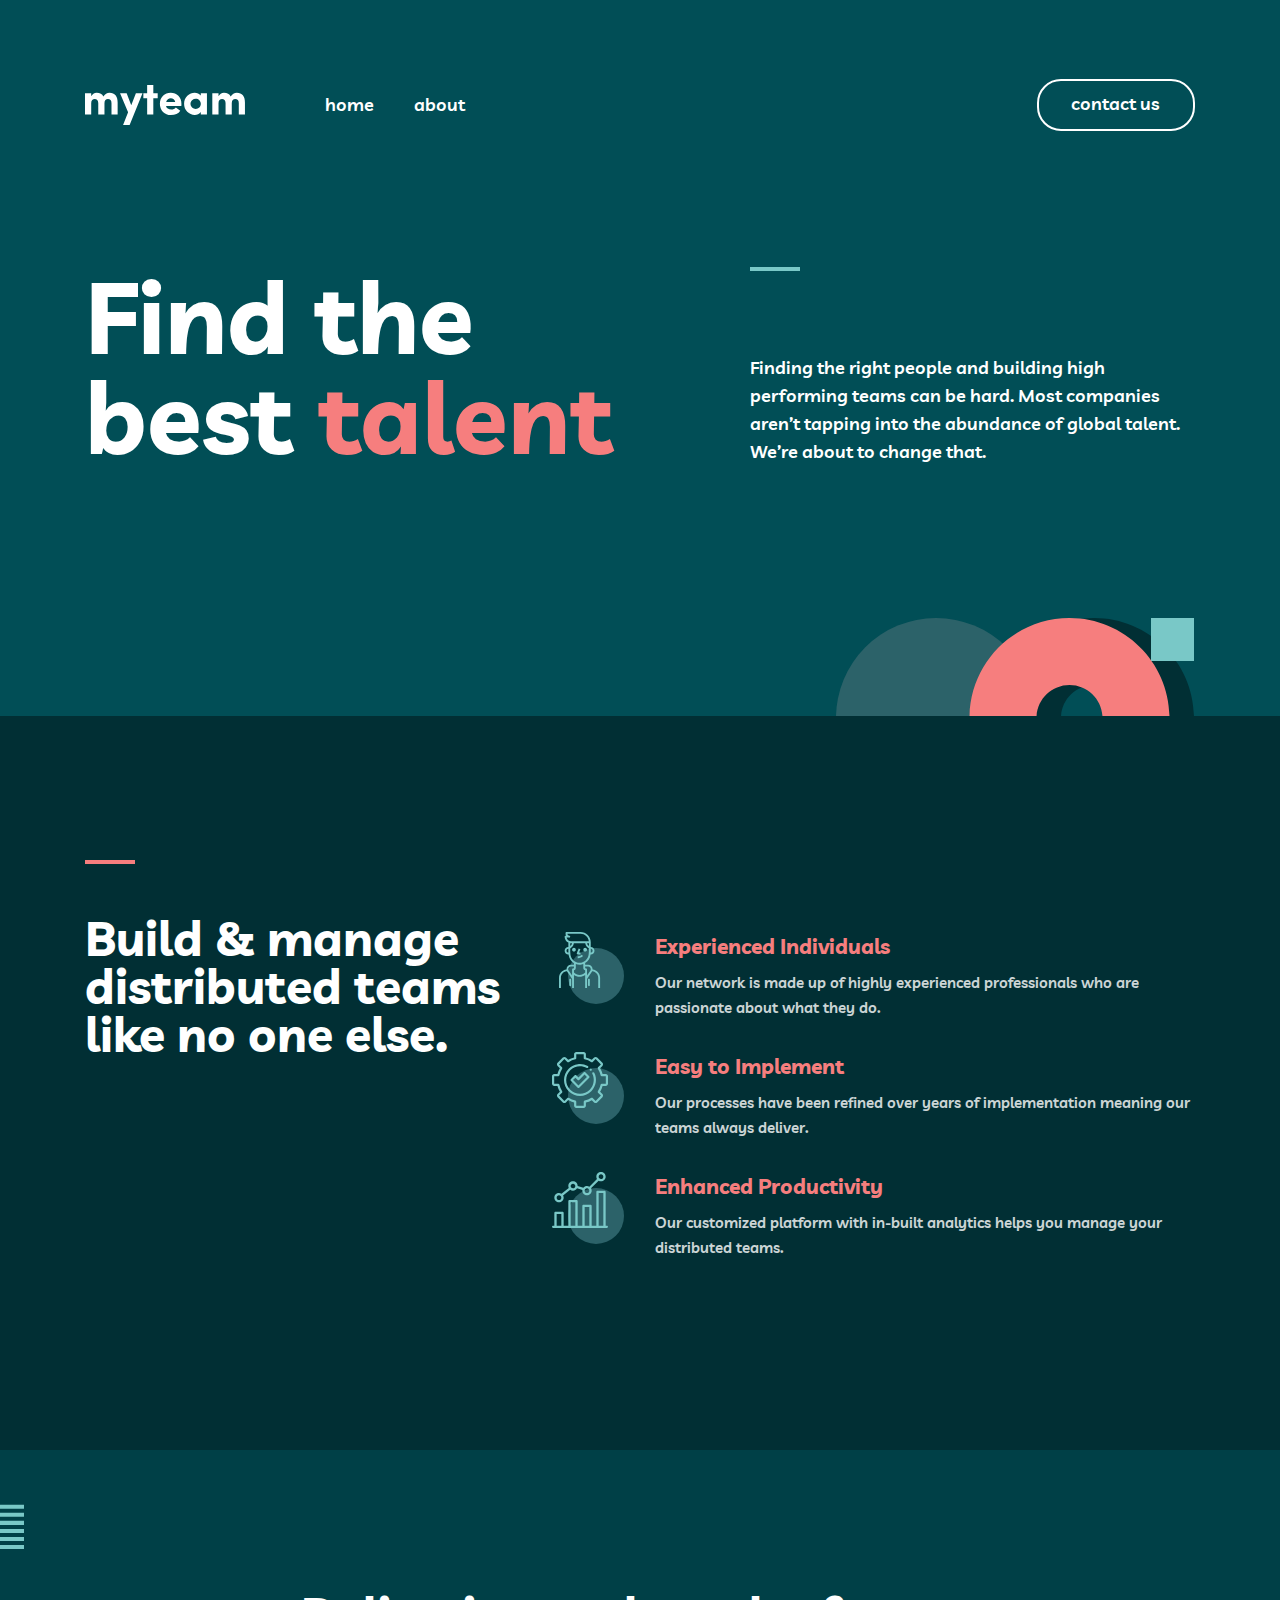
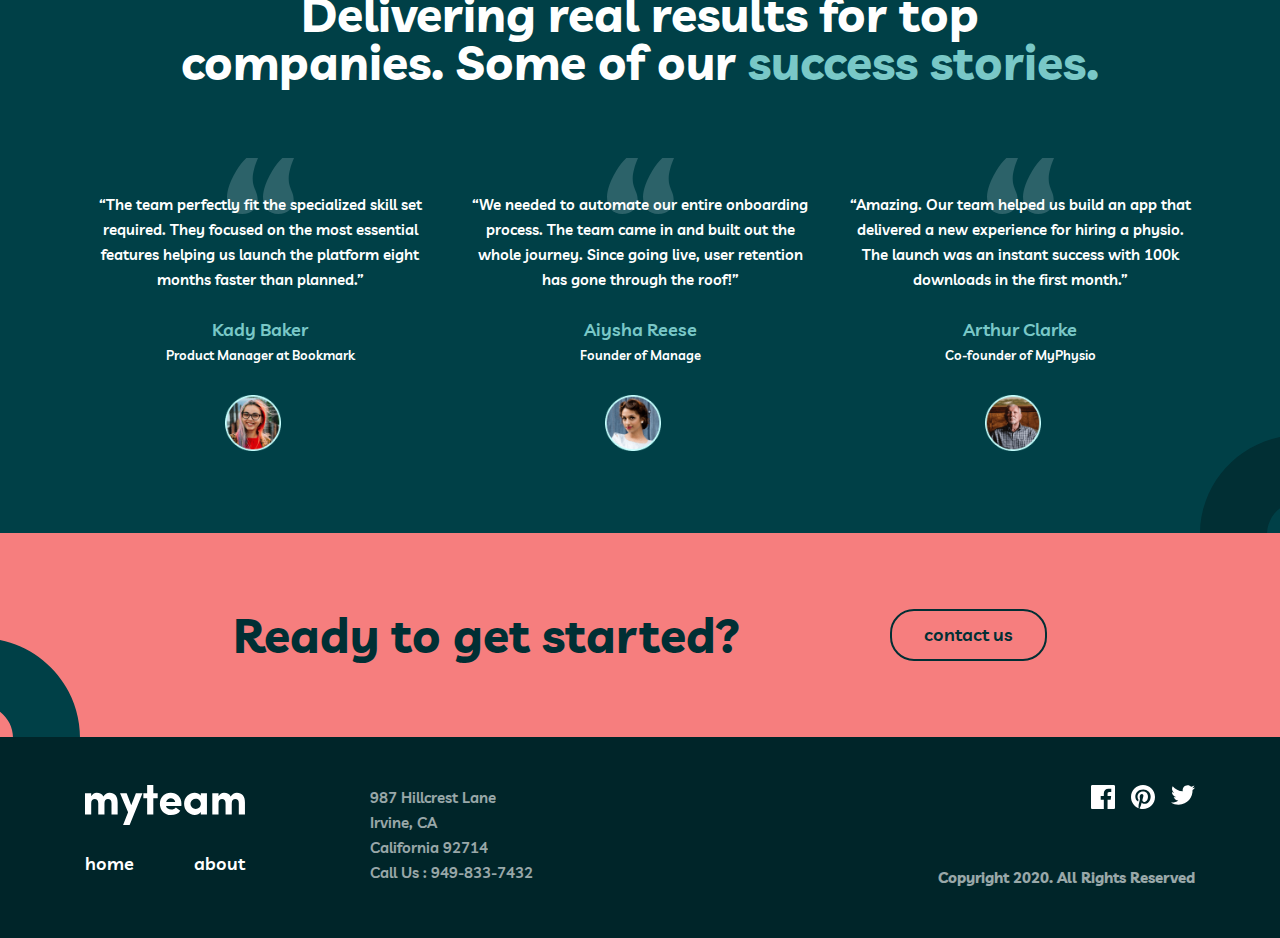
<file: index.html>
<!DOCTYPE html>
<html lang="en">

<head>
  <meta charset="UTF-8">
  <meta http-equiv="X-UA-Compatible" content="IE=edge">
  <meta name="viewport" content="width=device-width, initial-scale=1.0">
  <title>MyTeam</title>
  <!-- <link rel="stylesheet" href="./css/normalize.css"> -->
  <link rel="stylesheet" href="./css/main.css">
  <!-- <link rel="stylesheet" href="./css/main.min.css"> -->
</head>

<body>


  <!-- Start Header Section -->

  <header id="site-header">
    <div class="container">
      <div class="header-part">
        <a href="./index.html">
          <img src="./images/myteam.svg" width="160" height="40" alt="Our Brand's Logo">
        </a>
        <nav class="site-nav">
          <ul class="site-nav__list">
            <li class="site-nav__item">
              <a class="site-nav__link" href="./index.html">home</a>
            </li>
            <li class="site-nav__item">
              <a class="site-nav__link" href="./about.html">about</a>
            </li>
          </ul>
        </nav>
        <a href="tel:+"></a>
        <a class="header-contact-link" href="tel:+9498337432">contact us</a>
      </div>
    </div>
  </header>

  <!-- End of Header Section -->


  <!-- Start Main Section -->
  <main id="site-main">
    <!-- Start Hero Section -->
    <section id="hero">
      <div class="container">
        <div class="hero-part">
          <div class="hero-part__title-box">
            <h1 class="hero-part__title">Find the best <span>talent</span></h1>
          </div>
          <div class="hero-part__text-box">
            <p class="hero-part__text">Finding the right people and building high performing teams can be
              hard. Most
              companies aren’t tapping into the abundance of global talent. We’re about to change that.
            </p>
          </div>
        </div>
      </div>
    </section>
    <!-- End of Hero Section -->
    <!-- start build section -->
    <section class="build-section-bg-color">
      <div class="container">
        <div class="build-section-box">
          <div class="build-section-box__left-box left-box">
            <h2 class="left-box__h2">
              Build & manage distributed teams like no one else.
            </h2>
          </div>
          <ul class="right-list">
            <li class="right-list__items r-l-items">
              <div>
                <h3 class="r-l-items__h3">
                  Experienced Individuals
                </h3>
                <p class="r-l-items__p">
                  Our network is made up of highly experienced professionals who are passionate about what they do.
                </p>
              </div>
            </li>
            <li class="right-list__items r-l-items">
              <div>
                <h3 class="r-l-items__h3">
                  Easy to Implement
                </h3>
                <p class="r-l-items__p">
                  Our processes have been refined over years of implementation meaning our teams always deliver.
                </p>
              </div>
            </li>
            <li class="right-list__items r-l-items">
              <div>
                <h3 class="r-l-items__h3">
                  Enhanced Productivity
                </h3>
                <p class="r-l-items__p">
                  Our customized platform with in-built analytics helps you manage your distributed teams.
                </p>
              </div>
            </li>
          </ul>
        </div>
      </div>
    </section>
    <!-- end build section -->

    <!-- Start Delivery Section -->
    <section id="delivery">
      <div class="container">
        <div class="delivery-part">
          <div class="delivery-part__title-box">
            <h2 class="delivery-part__title">Delivering real results for top companies. Some of our <span>success
                stories.</span></h2>
          </div>
          <ul class="delivery-part__list">
            <li class="delivery-part__item delivery-item">
              <div class="delivery-item__text-box">
                <p class="delivery-item__text">
                  “The team perfectly fit the specialized skill set required. They focused on the most essential
                  features
                  helping us launch the platform eight months faster than planned.”
                </p>
                <p class="delivery-iten-naming">Kady Baker</p>
                <p class="delivery-item__work-info">Product Manager at Bookmark</p>
              </div>
            </li>
            <li class="delivery-part__item delivery-item">
              <p class="delivery-item__text">
                “We needed to automate our entire onboarding process. The team came in and built out the whole journey.
                Since going live, user retention has gone through the roof!”
              </p>
              <p class="delivery-iten-naming">Aiysha Reese</p>
              <p class="delivery-item__work-info">Founder of Manage</p>
            </li>
            <li class="delivery-part__item delivery-item">
              <p class="delivery-item__text">
                “Amazing. Our team helped us build an app that delivered a new experience for hiring a physio. The
                launch was an instant success with 100k downloads in the first month.”
              </p>
              <p class="delivery-iten-naming">Arthur Clarke</p>
              <p class="delivery-item__work-info">Co-founder of MyPhysio</p>
            </li>

          </ul>
        </div>
      </div>
    </section>
    <!-- End of Delivery Section -->
    <!-- start article part -->
    <article class="last-s-article-box">
      <div class="container">
        <div class="article-h2andlink-box">
          <h2 class="article-h2andlink-box__h2">
            Ready to get started?
          </h2>
          <a class="article-h2andlink-box__link" href="./contact.html">
            contact us
          </a>
        </div>
      </div>
    </article>
    <!-- end article part -->

  </main>

  <!-- End of Main Section -->

  <!-- Start Footer Section -->
  <footer class="footer-intro">
    <div class="container">
      <div class="footer-box">
        <div class="footer-box__logo-and-links">
          <a href="index.html">
            <img src="./images/logo-footer.svg" width="160" height="40" alt="footer logo link">
          </a>
          <ul class="footer-box__links-list">
            <li>
              <a class="footer-box__links" href="index.html">
                home
              </a>
            </li>
            <li>
              <a class="footer-box__links" href="./about.html">
                about
              </a>
            </li>
          </ul>
        </div>
        <div class="footer-box-middle-things foot-middle-things">
          <address>
            <p class="foot-middle-things__info">
              987 Hillcrest Lane
            </p>
            <p class="foot-middle-things__info">
              Irvine, CA
            </p>
            <p class="foot-middle-things__info">
              California 92714
            </p>
          </address>
          <a class="foot-middle-things__info" href="tel:9498337432">
            Call Us : 949-833-7432
          </a>
        </div>
        <div class="footer-box__iconsandp">
          <ul class="footer-box__social-icons-list">
            <li class="footer-box__social-icons-item">
              <a class="footer-box__icons-link" href="#">
                <svg width="24" height="24" viewBox="0 0 24 24" fill="CurrentColor" xmlns="http://www.w3.org/2000/svg">
                  <path
                    d="M22.675 0H1.325C0.593 0 0 0.593 0 1.325V22.676C0 23.407 0.593 24 1.325 24H12.82V14.706H9.692V11.084H12.82V8.413C12.82 5.313 14.713 3.625 17.479 3.625C18.804 3.625 19.942 3.724 20.274 3.768V7.008L18.356 7.009C16.852 7.009 16.561 7.724 16.561 8.772V11.085H20.148L19.681 14.707H16.561V24H22.677C23.407 24 24 23.407 24 22.675V1.325C24 0.593 23.407 0 22.675 0Z"
                    fill="CurrentColor" />
                </svg>
              </a>
            </li>
            <li class="footer-box__social-icons-item">
              <a class="footer-box__icons-link" href="#">
                <svg width="24" height="24" viewBox="0 0 24 24" fill="CurrentColor" xmlns="http://www.w3.org/2000/svg">
                  <path id="Path"
                    d="M12 0C5.373 0 0 5.372 0 12C0 17.084 3.163 21.426 7.627 23.174C7.522 22.225 7.427 20.769 7.669 19.733C7.887 18.796 9.076 13.768 9.076 13.768C9.076 13.768 8.717 13.049 8.717 11.986C8.717 10.318 9.684 9.072 10.888 9.072C11.911 9.072 12.406 9.841 12.406 10.762C12.406 11.791 11.751 13.33 11.412 14.757C11.129 15.951 12.011 16.926 13.189 16.926C15.322 16.926 16.961 14.677 16.961 11.431C16.961 8.558 14.897 6.549 11.949 6.549C8.535 6.549 6.531 9.11 6.531 11.756C6.531 12.787 6.928 13.894 7.424 14.494C7.522 14.613 7.536 14.718 7.507 14.839L7.174 16.199C7.121 16.419 7 16.466 6.772 16.36C5.273 15.662 4.336 13.471 4.336 11.711C4.336 7.926 7.086 4.449 12.265 4.449C16.428 4.449 19.663 7.416 19.663 11.38C19.663 15.516 17.056 18.844 13.436 18.844C12.22 18.844 11.077 18.213 10.686 17.466L9.938 20.319C9.667 21.362 8.936 22.669 8.446 23.465C9.57 23.812 10.763 24 12 24C18.627 24 24 18.627 24 12C24 5.372 18.627 0 12 0Z"
                    fill="CurrentColor" />
                </svg>
              </a>
            </li>
            <li class="footer-box__social-icons-item">
              <a class="footer-box__icons-link" href="#">
                <svg width="24" height="20" viewBox="0 0 24 20" fill="CurrentColor" xmlns="http://www.w3.org/2000/svg">
                  <path id="l"
                    d="M24 2.55699C23.117 2.94899 22.168 3.21299 21.172 3.33199C22.189 2.72299 22.97 1.75799 23.337 0.607986C22.386 1.17199 21.332 1.58199 20.21 1.80299C19.313 0.845986 18.032 0.247986 16.616 0.247986C13.437 0.247986 11.101 3.21399 11.819 6.29299C7.728 6.08799 4.1 4.12799 1.671 1.14899C0.381 3.36199 1.002 6.25699 3.194 7.72299C2.388 7.69699 1.628 7.47599 0.965 7.10699C0.911 9.38799 2.546 11.522 4.914 11.997C4.221 12.185 3.462 12.229 2.69 12.081C3.316 14.037 5.134 15.46 7.29 15.5C5.22 17.123 2.612 17.848 0 17.54C2.179 18.937 4.768 19.752 7.548 19.752C16.69 19.752 21.855 12.031 21.543 5.10599C22.505 4.41099 23.34 3.54399 24 2.55699Z"
                    fill="CurrentColor" />
                </svg>
              </a>
            </li>
          </ul>
          <div class="footer-box__social-icons">
          </div>
          <strong class="footer-box__icons-p">
            Copyright 2020. All Rights Reserved
          </strong>
        </div>
      </div>
    </div>
  </footer>
  <!-- End of Footer Section-->

</body>

</html>
</file>
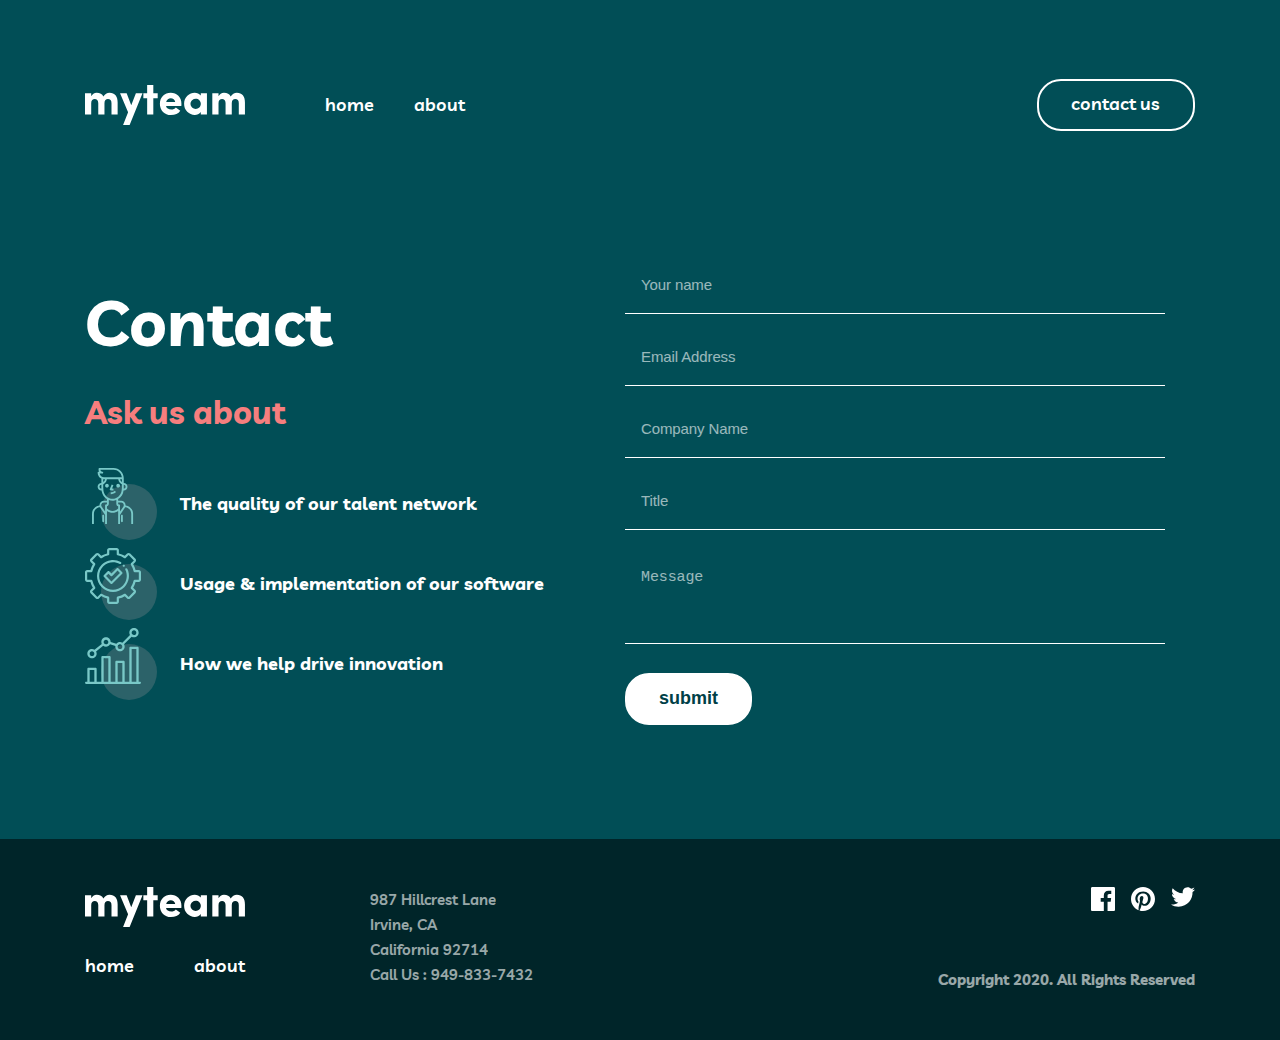
<file: contact.html>
<!DOCTYPE html>
<html lang="en">

<head>
    <meta charset="UTF-8">
    <meta http-equiv="X-UA-Compatible" content="IE=edge">
    <meta name="viewport" content="width=device-width, initial-scale=1.0">
    <title>Myteam/Contact</title>
    <!-- <link rel="stylesheet" href="./css/normalize.css"> -->
    <link rel="stylesheet" href="./css/main.css">
    <!-- <link rel="stylesheet" href="./css/main.min.css"> -->
</head>

<body>

    <!-- Start Header Section -->

    <header id="site-header">
        <div class="container">
            <div class="header-part">
                <a href="./index.html">
                    <img src="./images/myteam.svg" width="160" height="40" alt="Our Brand's Logo">
                </a>
                <nav class="site-nav">
                    <ul class="site-nav__list">
                        <li class="site-nav__item">
                            <a class="site-nav__link" href="./index.html">home</a>
                        </li>
                        <li class="site-nav__item">
                            <a class="site-nav__link" href="./about.html">about</a>
                        </li>
                    </ul>
                </nav>
                <a class="header-contact-link" href="tel:+9498337432">contact us</a>
            </div>
        </div>
    </header>

    <!-- End of Header Section -->

    <!-- Start Main Section -->
    <main>
        <section id="contact">
            <div class="container">
                <div class="contact-part">
                    <div class="contact-part__box contact-info">
                        <h2 class="contact-info__title">Contact</h2>
                        <h3 class="contact-info__text-box-title">Ask us about</h3>
                        <ul class="contact-info__list">
                            <li class="contact-info__item">
                                The quality of our talent network
                            </li>
                            <li class="contact-info__item">
                                Usage & implementation of our software
                            </li>
                            <li class="contact-info__item">
                                How we help drive innovation
                            </li>
                        </ul>
                    </div>
                    <div class="contact-part__form-box contact-form-box">
                        <form action="https://echo.htmlacademy.ru/courses" class="contact-form-box__form"
                            autocomplete="off" method="POST">
                            <label class="contact-form-box__label">
                                <input class="contact-form-box__input" type="text" name="person_name"
                                    aria-label="Your name" placeholder="Your name" minlength="4" required>
                                <span class="contact-form-box__error">This field is required</span>
                            </label>
                            <label class="contact-form-box__label">
                                <input class="contact-form-box__input" type="email" name="person_emain-address"
                                    aria-label="Email Address" minlength="4" placeholder="Email Address" required>
                                <span class="contact-form-box__error">This field is required</span>
                            </label>
                            <label class="contact-form-box__label">
                                <input class="contact-form-box__input" type="text" name="company_name"
                                    aria-label="Company Name" minlength="4" placeholder="Company Name" required>
                                <span class="contact-form-box__error">This field is required</span>
                            </label>
                            <label class="contact-form-box__label">
                                <input class="contact-form-box__input" type="text" name="person_title"
                                    aria-label="Title" minlength="4" placeholder="Title" required>
                                <span class="contact-form-box__error">This field is required</span>
                            </label>
                            <textarea class="contact-form-box__message" name="person_message" placeholder="Message"
                                cols="30" rows="10"></textarea>
                            <button class="contact-form-box__btn" type="submit">submit</button>
                        </form>
                    </div>
                </div>
            </div>
        </section>
    </main>
    <!-- End of Main Section -->



    <!-- Start Footer Section -->
    <footer class="footer-intro">
        <div class="container">
            <div class="footer-box">
                <div class="footer-box__logo-and-links">
                    <a href="index.html">
                        <img src="./images/logo-footer.svg" width="160" height="40" alt="footer logo link">
                    </a>
                    <ul class="footer-box__links-list">
                        <li>
                            <a class="footer-box__links" href="index.html">
                                home
                            </a>
                        </li>
                        <li>
                            <a class="footer-box__links" href="./about.html">
                                about
                            </a>
                        </li>
                    </ul>
                </div>
                <div class="footer-box-middle-things foot-middle-things">
                    <address>
                        <p class="foot-middle-things__info">
                            987 Hillcrest Lane
                        </p>
                        <p class="foot-middle-things__info">
                            Irvine, CA
                        </p>
                        <p class="foot-middle-things__info">
                            California 92714
                        </p>
                    </address>
                    <a class="foot-middle-things__info" href="tel:9498337432">
                        Call Us : 949-833-7432
                    </a>
                </div>
                <div class="footer-box__iconsandp">
                    <ul class="footer-box__social-icons-list">
                        <li class="footer-box__social-icons-item">
                            <a class="footer-box__icons-link" href="#">
                                <svg width="24" height="24" viewBox="0 0 24 24" fill="CurrentColor"
                                    xmlns="http://www.w3.org/2000/svg">
                                    <path
                                        d="M22.675 0H1.325C0.593 0 0 0.593 0 1.325V22.676C0 23.407 0.593 24 1.325 24H12.82V14.706H9.692V11.084H12.82V8.413C12.82 5.313 14.713 3.625 17.479 3.625C18.804 3.625 19.942 3.724 20.274 3.768V7.008L18.356 7.009C16.852 7.009 16.561 7.724 16.561 8.772V11.085H20.148L19.681 14.707H16.561V24H22.677C23.407 24 24 23.407 24 22.675V1.325C24 0.593 23.407 0 22.675 0Z"
                                        fill="CurrentColor" />
                                </svg>
                            </a>
                        </li>
                        <li class="footer-box__social-icons-item">
                            <a class="footer-box__icons-link" href="#">
                                <svg width="24" height="24" viewBox="0 0 24 24" fill="CurrentColor"
                                    xmlns="http://www.w3.org/2000/svg">
                                    <path id="Path"
                                        d="M12 0C5.373 0 0 5.372 0 12C0 17.084 3.163 21.426 7.627 23.174C7.522 22.225 7.427 20.769 7.669 19.733C7.887 18.796 9.076 13.768 9.076 13.768C9.076 13.768 8.717 13.049 8.717 11.986C8.717 10.318 9.684 9.072 10.888 9.072C11.911 9.072 12.406 9.841 12.406 10.762C12.406 11.791 11.751 13.33 11.412 14.757C11.129 15.951 12.011 16.926 13.189 16.926C15.322 16.926 16.961 14.677 16.961 11.431C16.961 8.558 14.897 6.549 11.949 6.549C8.535 6.549 6.531 9.11 6.531 11.756C6.531 12.787 6.928 13.894 7.424 14.494C7.522 14.613 7.536 14.718 7.507 14.839L7.174 16.199C7.121 16.419 7 16.466 6.772 16.36C5.273 15.662 4.336 13.471 4.336 11.711C4.336 7.926 7.086 4.449 12.265 4.449C16.428 4.449 19.663 7.416 19.663 11.38C19.663 15.516 17.056 18.844 13.436 18.844C12.22 18.844 11.077 18.213 10.686 17.466L9.938 20.319C9.667 21.362 8.936 22.669 8.446 23.465C9.57 23.812 10.763 24 12 24C18.627 24 24 18.627 24 12C24 5.372 18.627 0 12 0Z"
                                        fill="CurrentColor" />
                                </svg>
                            </a>
                        </li>
                        <li class="footer-box__social-icons-item">
                            <a class="footer-box__icons-link" href="#">
                                <svg width="24" height="20" viewBox="0 0 24 20" fill="CurrentColor"
                                    xmlns="http://www.w3.org/2000/svg">
                                    <path id="l"
                                        d="M24 2.55699C23.117 2.94899 22.168 3.21299 21.172 3.33199C22.189 2.72299 22.97 1.75799 23.337 0.607986C22.386 1.17199 21.332 1.58199 20.21 1.80299C19.313 0.845986 18.032 0.247986 16.616 0.247986C13.437 0.247986 11.101 3.21399 11.819 6.29299C7.728 6.08799 4.1 4.12799 1.671 1.14899C0.381 3.36199 1.002 6.25699 3.194 7.72299C2.388 7.69699 1.628 7.47599 0.965 7.10699C0.911 9.38799 2.546 11.522 4.914 11.997C4.221 12.185 3.462 12.229 2.69 12.081C3.316 14.037 5.134 15.46 7.29 15.5C5.22 17.123 2.612 17.848 0 17.54C2.179 18.937 4.768 19.752 7.548 19.752C16.69 19.752 21.855 12.031 21.543 5.10599C22.505 4.41099 23.34 3.54399 24 2.55699Z"
                                        fill="CurrentColor" />
                                </svg>
                            </a>
                        </li>
                    </ul>
                    <div class="footer-box__social-icons">
                    </div>
                    <strong class="footer-box__icons-p">
                        Copyright 2020. All Rights Reserved
                    </strong>
                </div>
            </div>
        </div>
    </footer>
    <!-- End of Footer Section-->

</body>

</html>
</file>
<file: css/main.css>
/* Variables */
:root {
  --main-text-color: #fff;
  --main--text-main-color: #F67E7E;
  --main-bg-color: #014E56;
  --main-bg-text-color: #012F34;
}

/* livvic-600 - latin */
@font-face {
  font-family: 'Livvic';
  font-style: normal;
  font-weight: 600;
  src: url('../fonts/livvic-v13-latin-600.woff2') format('woff2'),
    url('../fonts/livvic-v13-latin-600.woff') format('woff');
}

/* livvic-700 - latin */
@font-face {
  font-family: 'Livvic';
  font-style: normal;
  font-weight: 700;
  src: url('../fonts/livvic-v13-latin-700.woff2') format('woff2'),
    url('../fonts/livvic-v13-latin-700.woff') format('woff');
}

/* General */
* {
  -webkit-box-sizing: border-box;
  box-sizing: border-box;
}

html {
  height: 100%;
}

img {
  display: block;
  height: auto;
}

body {
  display: -webkit-box;
  display: -ms-flexbox;
  display: flex;
  -webkit-box-orient: vertical;
  -webkit-box-direction: normal;
  -ms-flex-direction: column;
  flex-direction: column;
  height: 100%;
  margin: 0;
  padding: 0;
  overflow-x: hidden;
  font-family: "Livvic", "Arial", sans-serif;
  font-size: 18px;
  font-weight: 600;
}

.visually-hidden {
  position: absolute;
  width: 1px;
  height: 1px;
  margin: -1px;
  padding: 0;
  border: 0;
  white-space: nowrap;
  -webkit-clip-path: inset(100%);
  clip-path: inset(100%);
  clip: rect(0 0 0 0);
  overflow: hidden;
}

/* Container */
.container {
  max-width: 1150px;
  margin: 0 auto;
  padding: 0 20px;
}

/* Sticky-Footer */
.site-main {
  -webkit-box-flex: 1;
  -ms-flex-positive: 1;
  flex-grow: 1;
}

/* Start Header Section */
#site-header {
  padding: 73px 0;
  background-color: var(--main-bg-color);
}

.header-part {
  display: -webkit-box;
  display: -ms-flexbox;
  display: flex;
  -webkit-box-align: center;
  -ms-flex-align: center;
  align-items: center;
}

.site-nav {
  margin: 0 auto 0 80px;
}

.site-nav__list {
  display: -webkit-box;
  display: -ms-flexbox;
  display: flex;
  -webkit-box-align: center;
  -ms-flex-align: center;
  align-items: center;
  padding: 0;
  list-style: none;
}

.site-nav__item:not(:last-child) {
  margin-right: 40px;
}

.site-nav__link,
.header-contact-link {
  display: inline-block;
  line-height: 28px;
  color: var(--main-text-color);
  text-decoration: none;
  -webkit-transition: color .5s;
  -o-transition: color .5s;
  transition: color .5s;
}

.site-nav__link:hover {
  color: var(--main--text-main-color);
}

.header-contact-link {
  padding: 9px 33px 11px 32px;
  border: 2px solid var(--main-text-color);
  border-radius: 24px;
  -webkit-transition: all .5s;
  -o-transition: all .5s;
  transition: all .5s;
}

.header-contact-link:hover {
  color: #002529;
  background: var(--main-text-color);
}

/* End of Header Section */

/* Start Hero Section */
#hero {
  padding: 56px 0 250px 0;
  background-color: var(--main-bg-color);
  background-image: url("../images/Group\ 4.svg");
  background-repeat: no-repeat;
  background-position: calc(50% + 375px) calc(50% + 205px);
}

.hero-part {
  display: -webkit-box;
  display: -ms-flexbox;
  display: flex;
  -webkit-box-align: end;
  -ms-flex-align: end;
  align-items: flex-end;
  -webkit-box-pack: justify;
  -ms-flex-pack: justify;
  justify-content: space-between;
}

.hero-part__title-box {
  position: relative;
  width: 620px;
}

.hero-part__title-box::before {
  position: absolute;
  top: 0;
  left: -50%;
  width: 200px;
  height: 200px;
  background-image: url("../images/Group\ 8.svg");
  background-repeat: no-repeat;
  background-size: contain;
  content: '';
}

.hero-part__title {
  margin: 0;
  font-weight: 700;
  font-size: 100px;
  line-height: 100px;
  color: var(--main-text-color);
}

.hero-part__title span {
  color: var(--main--text-main-color);
}

.hero-part__text-box {
  width: 445px;
}

.hero-part__text-box::before {
  display: block;
  width: 50px;
  height: 4px;
  background-color: #79C8C7;
  content: '';
}

.hero-part__text {
  margin: 0;
  padding: 83px 0 0 0;
  line-height: 28px;
  color: var(--main-text-color);
}

/* End of Hero Section */
.build-section-bg-color {
  padding: 198px 0 140px 0;
  background-color: var(--main-bg-text-color);
}

.build-section-box {
  display: -webkit-box;
  display: -ms-flexbox;
  display: flex;
  -webkit-box-pack: justify;
  -ms-flex-pack: justify;
  justify-content: space-between;
}

.left-box {
  position: relative;
  width: 445px;
}

.left-box::before {
  position: absolute;
  top: -54px;
  left: 0;
  width: 50px;
  height: 4px;
  background-color: var(--main--text-main-color);
  ;
  content: "";
}

.left-box__h2 {
  margin: 0;
  font-weight: 700;
  font-size: 48px;
  line-height: 48px;
  color: var(--main-text-color);
}

.right-list {
  position: relative;
  padding-left: 0;
  list-style: none;
}

.right-list::after {
  position: absolute;
  top: 76.5%;
  right: -56%;
  width: 200px;
  height: 244px;
  background-image: url("../images/Group8.svg");
  background-repeat: no-repeat;
  content: "";
}

.right-list__items {
  position: relative;
  display: -webkit-box;
  display: -ms-flexbox;
  display: flex;
  width: 540px;
  margin-bottom: 32px;
}

.right-list__items::before {
  position: absolute;
  top: 0%;
  left: -19%;
  width: 72px;
  height: 72px;
  margin-right: 10px;
  background-image: url("../images/Group11.svg");
  background-repeat: no-repeat;
  content: "";
}

.right-list__items:nth-child(2)::before {
  background-image: url("../images/Group12.svg");
}

.right-list__items:nth-child(3)::before {
  background-image: url("../images/Group13.svg");
}

.r-l-items__h3 {
  margin: 0 0 10px 0;
  font-weight: 700;
  line-height: 28px;
  color: var(--main--text-main-color);
}

.r-l-items__p {
  margin: 0;
  font-size: 15px;
  line-height: 25px;
  color: var(--main-text-color);
  opacity: 0.8;
}

/* Start Delivery Section */
#delivery {
  padding: 140px 0 151px 0;
  background-color: #004047;
  background-image: url('../images/delivery-bg-img.svg'), url('../images/delivery-bg-img-2.svg');
  background-position: calc(50% - 690px) calc(50% - 293px), calc(50% + 660px) calc(50% + 293px);
  background-repeat: no-repeat;
}

.delivery-part__title-box {
  width: 932px;
  margin: 0 auto;
}

.delivery-part__title {
  margin: 0;
  font-weight: 700;
  font-size: 48px;
  line-height: 48px;
  text-align: center;
  color: var(--main-text-color);
}

.delivery-part__title span {
  color: #79C8C7;
}

.delivery-part__list {
  display: -webkit-box;
  display: -ms-flexbox;
  display: flex;
  -webkit-box-align: center;
  -ms-flex-align: center;
  align-items: center;
  -webkit-box-pack: justify;
  -ms-flex-pack: justify;
  justify-content: space-between;
  margin-top: 56px;
  padding: 0;
  list-style: none;
}

.delivery-item {
  position: relative;
  width: 350px;
  padding-top: 50px;
  background-image: url('../images/sign.svg');
  background-repeat: no-repeat;
  background-position: calc(50% + 0px) calc(50% - 67px);
  text-align: center;
}

.delivery-item::before {
  width: 67px;
  height: 56px;
  background-image: url('../images/sign.svg');
  background-repeat: no-repeat;
  content: '';
}

.delivery-item::after {
  position: absolute;
  bottom: -87px;
  left: 40%;
  width: 67px;
  height: 56px;
  background-image: url('../images/kady-baker.png');
  background-size: contain;
  background-repeat: no-repeat;
  content: '';
}

.delivery-item:nth-child(2):after {
  background-image: url('../images/aisha-reese.png');
}

.delivery-item:nth-child(3):after {
  background-image: url('../images/artur.png');
}

.delivery-item__text {
  margin: 0;
  font-size: 15px;
  line-height: 25px;
  color: var(--main-text-color);
}

.delivery-iten-naming {
  margin: 24px 0 2px 0;
  line-height: 28px;
  color: #79C8C7;
}

.delivery-item__work-info {
  margin: 0;
  font-size: 13px;
  line-height: 18px;
  color: var(--main-text-color);
}

/* End of Delivery Section */

/* start article part */
.last-s-article-box {
  padding: 76px 0;
  background-color: var(--main--text-main-color);
}

.article-h2andlink-box {
  position: relative;
  display: -webkit-box;
  display: -ms-flexbox;
  display: flex;
  -webkit-box-align: center;
  -ms-flex-align: center;
  align-items: center;
  -webkit-box-pack: space-evenly;
  -ms-flex-pack: space-evenly;
  justify-content: space-evenly;
}

.article-h2andlink-box::before {
  position: absolute;
  bottom: -340%;
  left: -18.5%;
  width: 200px;
  height: 244px;
  display: block;
  background-image: url("../images/Group8-article.svg");
  background-repeat: no-repeat;
  content: "";
}

.article-h2andlink-box__h2 {
  margin: 0;
  font-weight: 700;
  font-size: 48px;
  line-height: 48px;
  color: var(--main-bg-text-color);
}

.article-h2andlink-box__link {
  padding: 10px 32px;
  line-height: 28px;
  text-decoration: none;
  color: var(--main-bg-text-color);
  border: 2px solid var(--main-bg-text-color);
  border-radius: 24px;
}

.article-h2andlink-box__link:hover {
  color: var(--main-text-color);
  background-color: var(--main-bg-text-color);
}

/* end article part */
/* start footer part */
.footer-intro {
  position: relative;
  padding: 48px 0;
  background-color: #002529;
}

.footer-box {
  display: -webkit-box;
  display: -ms-flexbox;
  display: flex;
}

.footer-box__logo-and-links {
  display: -webkit-box;
  display: -ms-flexbox;
  display: flex;
  -webkit-box-orient: vertical;
  -webkit-box-direction: normal;
  -ms-flex-direction: column;
  flex-direction: column;
  width: 160px;
}

.footer-box__links-list {
  display: -webkit-box;
  display: -ms-flexbox;
  display: flex;
  -webkit-box-align: center;
  -ms-flex-align: center;
  align-items: center;
  -webkit-box-pack: justify;
  -ms-flex-pack: justify;
  justify-content: space-between;
  margin: 25px 0 0 0;
  padding-left: 0;
  list-style: none;
}

.footer-box__links {
  margin-top: 25px;
  text-decoration: none;
  line-height: 28px;
  color: var(--main-text-color);
}

.footer-box__links:hover {
  color: var(--main--text-main-color);
}

.footer-box-middle-things {
  margin-left: 125px;
}

.foot-middle-things__info {
  margin: 0;
  font-size: 15px;
  font-style: normal;
  line-height: 25px;
  color: var(--main-text-color);
  opacity: 0.6;
  text-decoration: none;
}

.footer-box__iconsandp {
  display: -webkit-box;
  display: -ms-flexbox;
  display: flex;
  -webkit-box-orient: vertical;
  -webkit-box-direction: normal;
  -ms-flex-direction: column;
  flex-direction: column;
  -webkit-box-align: end;
  -ms-flex-align: end;
  align-items: flex-end;
  margin-left: auto;
}

.footer-box__social-icons-list {
  display: -webkit-box;
  display: -ms-flexbox;
  display: flex;
  -webkit-box-pack: justify;
  -ms-flex-pack: justify;
  justify-content: space-between;
  width: 104px;
  margin: 0;
  padding: 0;
  list-style: none;
}

.footer-box__icons-link {
  color: var(--main-text-color);
}

.footer-box__icons-link:hover {
  color: var(--main--text-main-color);
}

.footer-box__icons-p {
  margin-top: 51px;
  font-size: 15px;
  line-height: 25px;
  text-align: right;
  color: var(--main-text-color);
  opacity: 0.6;
}

/* end footer part */

/* Start about-hero */

#about-hero {
  padding: 46px 0 272px 0;
  background-image: url(../images/Group\ 9.svg);
  background-repeat: no-repeat;
  background-position: calc(50% + 675px) calc(100% + 0px);
  background-color: var(--main-bg-color);
}

.about-hero-part {
  display: -webkit-box;
  display: -ms-flexbox;
  display: flex;
  -webkit-box-pack: justify;
  -ms-flex-pack: justify;
  justify-content: space-between;
  -webkit-box-align: start;
  -ms-flex-align: start;
  align-items: flex-start;
}

.about-hero-part__title-box {
  width: 350px;
}

.about-hero-part__title {
  margin: 0;
  font-style: normal;
  font-weight: 700;
  font-size: 64px;
  line-height: 100px;
  color: var(--main-text-color);
}

.about-hero-part__text-box {
  width: 732px;
  position: relative;
  height: 112px;
}

.about-hero-part__text-box::before {
  display: block;
  width: 50px;
  height: 4px;
  background-color: var(--main--text-main-color);
  content: '';
}

.about-hero-part__text-box::after {
  position: absolute;
  top: 164%;
  right: -42%;
  width: 200px;
  height: 200px;
  background-image: url('../images/about-bg-img.svg');
  background-size: contain;
  background-repeat: no-repeat;
  content: '';
}

.about-hero-part__text {
  margin: 0;
  padding-top: 40px;
  font-style: normal;
  line-height: 28px;
  color: var(--main-text-color);
}

/* End of About Hero Section  */

/* Start Director Part */
#director {
  padding: 140px 0 168px 0;
  background-color: #004047;
  background-image: url('../images/director-bg-img.svg'), url('../images/delivery-bg-img.svg');
  background-repeat: no-repeat;
  background-position: calc(50% - 759px) calc(50% - 408px), calc(50% + 686px) calc(50% + 458px);
}

.director-part__title-box {
  width: 920px;
  margin: 0 auto 64px auto;
}

.director-part__title {
  margin: 0;
  font-weight: 700;
  font-size: 48px;
  line-height: 48px;
  text-align: center;
  color: var(--main-text-color);
}

.director-part__list {
  display: -webkit-box;
  display: -ms-flexbox;
  display: flex;
  -webkit-box-align: center;
  -ms-flex-align: center;
  align-items: center;
  -webkit-box-pack: justify;
  -ms-flex-pack: justify;
  justify-content: space-between;
  -ms-flex-wrap: wrap;
  flex-wrap: wrap;
  margin: 0;
  padding: 0;
  list-style: none;
}

.director-item {
  position: relative;
  width: 350px;
  margin-right: 30px;
  background-color: var(--main-bg-text-color);
}

.director-item:nth-child(3),
.director-item:nth-child(6) {
  margin-right: 0;
}

.director-item:nth-child(4),
.director-item:nth-child(5),
.director-item:nth-child(6) {
  margin-top: 76px;
}

.director-item__main-page {
  display: block;
  padding: 32px 24px 63px;
  text-align: center;
}

.director-item--active .director-item__main-page {
  display: none;
}

.director-item__photo {
  margin: 0 auto;
}

.director-item__name {
  margin: 16px 0 0 0;
  font-weight: 700;
  font-size: 18px;
  line-height: 28px;
  color: #79C8C7;
}

.director-item__job {
  margin: 0;
  font-size: 15px;
  line-height: 25px;
  color: var(--main-text-color);
}

.director-item__info-page {
  display: none;
  padding: 37px 24px 63px;
  text-align: center;
}

.director-item--active .director-item__info-page {
  display: block;
}

.director-item__info-name {
  margin: 0 0 8px 0;
  font-weight: 700;
  line-height: 28px;
  color: #79C8C7;
}

.director-item__info-text-box {
  width: 254px;
  margin: 0 auto;
}

.director-item__info-text {
  margin: 0;
  font-size: 15px;
  line-height: 25px;
  color: var(--main-text-color);
}

.director-item__info-icons-list {
  display: -webkit-box;
  display: -ms-flexbox;
  display: flex;
  -webkit-box-align: center;
  -ms-flex-align: center;
  align-items: center;
  -webkit-box-pack: center;
  -ms-flex-pack: center;
  justify-content: center;
  margin-top: 24px;
  padding: 0;
  list-style: none;
}

.director-item__info-icons-item:not(:last-child) {
  margin-right: 16px;
}

.director-item__info-icon-link .director-item__info-icon path {
  -webkit-transition: fill .5s;
  -o-transition: fill .5s;
  transition: fill .5s;
}

.director-item__info-icon-link:hover .director-item__info-icon path {
  fill: var(--main--text-main-color);
}

.director-item__changer-btn {
  position: absolute;
  bottom: -11%;
  left: 42%;
  width: 56px;
  height: 56px;
  border: none;
  background-color: var(--main--text-main-color);
  border-radius: 50%;
  background-image: url('../images/icon-x.svg');
  background-repeat: no-repeat;
  background-position: center;
  cursor: pointer;
  -webkit-transition: all .5s;
  -o-transition: all .5s;
  transition: all .5s;
}

.director-item--active .director-item__changer-btn {
  -webkit-transform: rotate(45deg);
  -ms-transform: rotate(45deg);
  transform: rotate(45deg);
  background-color: #79C8C7;
}

/* End of Director Part */
/* start about us page's clients part */
.clients-part {
  padding: 140px 0;
  background-color: var(--main-bg-text-color);
}

.clients-bg {
  position: relative;
}

.clients-bg::before {
  position: absolute;
  top: -89%;
  left: -19%;
  display: block;
  width: 200px;
  height: 200px;
  background-image: url("../images/clients-bg.svg");
  background-repeat: no-repeat;
  content: "";
}

.clients-part__big-word {
  margin: 0 0 64px 0;
  font-weight: 700;
  font-size: 48px;
  line-height: 48px;
  text-align: center;
  color: var(--main-text-color);
}

.clients-part__clients-list {
  display: -webkit-box;
  display: -ms-flexbox;
  display: flex;
  -webkit-box-pack: justify;
  -ms-flex-pack: justify;
  justify-content: space-between;
  margin: 0;
  padding-left: 0;
  list-style: none;
}

/* end about us page's clients part */

/* ------ Start Contact Page ------ */

/* Start Contact hero Section */
#contact {
  padding: 62px 0 114px 0;
  background-color: var(--main-bg-color);
}

.contact-part {
  display: -webkit-box;
  display: -ms-flexbox;
  display: flex;
}

.contact-info {
  position: relative;
  width: 540px;
}

.contact-info::before {
  position: absolute;
  top: 0;
  left: -57%;
  width: 200px;
  height: 200px;
  background-image: url('../images/director-bg-img.svg');
  content: '';
}

.contact-info__title {
  margin: 0;
  font-weight: 700;
  font-size: 64px;
  line-height: 100px;
  color: var(--main-text-color);
}

.contact-info__text-box-title {
  margin: 16px 0 32px 0;
  font-weight: 700;
  font-size: 32px;
  line-height: 48px;
  color: var(--main--text-main-color);
}

.contact-info__list {
  margin: 0;
  padding: 0;
  list-style: none;
}

.contact-info__item {
  display: -webkit-box;
  display: -ms-flexbox;
  display: flex;
  -webkit-box-align: center;
  -ms-flex-align: center;
  align-items: center;
  font-weight: 700;
  font-size: 18px;
  line-height: 28px;
  color: var(--main-text-color);
  list-style: none;
}

.contact-info__item:not(:last-child) {
  margin-bottom: 8px;
}

.contact-info__item::before {
  width: 72px;
  height: 72px;
  margin-right: 23px;
  background-image: url('../images/Group11.svg');
  background-repeat: no-repeat;
  content: '';
}

.contact-info__item:nth-child(2):before {
  background-image: url('../images/Group12.svg');
}

.contact-info__item:nth-child(3):before {
  background-image: url('../images/Group13.svg');
}

.contact-form-box {
  position: relative;
  width: 540px;
}

.contact-form-box::after {
  content: '';
  position: absolute;
  bottom: -25%;
  right: -68%;
  background-image: url('../images/contact-bg.svg');
  background-repeat: no-repeat;
  width: 225px;
  height: 200px;
  background-size: contain;
}

.contact-form-box__label {
  position: relative;
}

.contact-form-box__input {
  width: 540px;
  margin-bottom: 30px;
  padding: 0 16px 16px;
  font-size: 15px;
  line-height: 25px;
  letter-spacing: -0.115385px;
  color: var(--main-text-color);
  background-color: transparent;
  border: none;
  border-bottom: 1px solid var(--main-text-color);
}

.contact-form-box__input::-webkit-input-placeholder,
.contact-form-box__message::-webkit-input-placeholder {
  font-size: 15px;
  line-height: 25px;
  letter-spacing: -0.115385px;
  color: var(--main-text-color);
  mix-blend-mode: normal;
  opacity: 0.6;
}

.contact-form-box__input::-moz-placeholder,
.contact-form-box__message::-moz-placeholder {
  font-size: 15px;
  line-height: 25px;
  letter-spacing: -0.115385px;
  color: var(--main-text-color);
  mix-blend-mode: normal;
  opacity: 0.6;
}

.contact-form-box__input:-ms-input-placeholder,
.contact-form-box__message:-ms-input-placeholder {
  font-size: 15px;
  line-height: 25px;
  letter-spacing: -0.115385px;
  color: var(--main-text-color);
  mix-blend-mode: normal;
  opacity: 0.6;
}

.contact-form-box__input::-ms-input-placeholder,
.contact-form-box__message::-ms-input-placeholder {
  font-size: 15px;
  line-height: 25px;
  letter-spacing: -0.115385px;
  color: var(--main-text-color);
  mix-blend-mode: normal;
  opacity: 0.6;
}

.contact-form-box__input::placeholder,
.contact-form-box__message::placeholder {
  font-size: 15px;
  line-height: 25px;
  letter-spacing: -0.115385px;
  color: var(--main-text-color);
  mix-blend-mode: normal;
  opacity: 0.6;
}

.contact-form-box__error {
  position: absolute;
  top: 50px;
  left: 16px;
  opacity: 0;
  font-size: 10px;
  line-height: 12px;
  color: var(--main--text-main-color);
  white-space: nowrap;
}

.contact-form-box__input:not(:-moz-placeholder-shown):not(:focus):valid {
  border-bottom: 1px solid #79C8C7;
}

.contact-form-box__input:not(:-ms-input-placeholder):not(:focus):valid {
  border-bottom: 1px solid #79C8C7;
}

.contact-form-box__input:not(:placeholder-shown):not(:focus):valid {
  border-bottom: 1px solid #79C8C7;
}

.contact-form-box__input:not(:-moz-placeholder-shown):not(:focus):invalid {
  color: var(--main--text-main-color);
  opacity: 0.6;
  border-bottom: 1px solid var(--main--text-main-color);
}

.contact-form-box__input:not(:-ms-input-placeholder):not(:focus):invalid {
  color: var(--main--text-main-color);
  opacity: 0.6;
  border-bottom: 1px solid var(--main--text-main-color);
}

.contact-form-box__input:not(:placeholder-shown):not(:focus):invalid {
  color: var(--main--text-main-color);
  opacity: 0.6;
  border-bottom: 1px solid var(--main--text-main-color);
}

.contact-form-box__input:not(:-moz-placeholder-shown):not(:focus):invalid+.contact-form-box__error {
  opacity: 1;
}

.contact-form-box__input:not(:-ms-input-placeholder):not(:focus):invalid+.contact-form-box__error {
  opacity: 1;
}

.contact-form-box__input:not(:placeholder-shown):not(:focus):invalid+.contact-form-box__error {
  opacity: 1;
}

.contact-form-box__message {
  width: 540px;
  height: 84px;
  padding: 5px 16px 0 16px;
  font-size: 15px;
  line-height: 25px;
  letter-spacing: -0.115385px;
  color: var(--main-text-color);
  background-color: transparent;
  border: none;
  border-bottom: 1px solid var(--main-text-color);
  resize: none;
}

.contact-form-box__btn {
  margin-top: 24px;
  padding: 9px 32px 11px 32px;
  font-weight: 600;
  font-size: 18px;
  line-height: 28px;
  color: #004047;
  background: var(--main-text-color);
  border: 2px solid var(--main-text-color);
  border-radius: 24px;
}

/* End of Contact hero Section */

/* ------ End Contact Page ------ */
</file>
<file: css/main.min.css>
/*! normalize.css v8.0.1 | MIT License | github.com/necolas/normalize.css */button,hr,input{overflow:visible}progress,sub,sup{vertical-align:baseline}[type=checkbox],[type=radio],legend{box-sizing:border-box;padding:0}html{line-height:1.15;-webkit-text-size-adjust:100%}body{margin:0}details,main{display:block}h1{font-size:2em;margin:.67em 0}hr{box-sizing:content-box;height:0}code,kbd,pre,samp{font-family:monospace,monospace;font-size:1em}a{background-color:transparent}abbr[title]{border-bottom:none;text-decoration:underline;text-decoration:underline dotted}b,strong{font-weight:bolder}small{font-size:80%}sub,sup{font-size:75%;line-height:0;position:relative}sub{bottom:-.25em}sup{top:-.5em}img{border-style:none}button,input,optgroup,select,textarea{font-family:inherit;font-size:100%;line-height:1.15;margin:0}button,select{text-transform:none}[type=button],[type=reset],[type=submit],button{-webkit-appearance:button}[type=button]::-moz-focus-inner,[type=reset]::-moz-focus-inner,[type=submit]::-moz-focus-inner,button::-moz-focus-inner{border-style:none;padding:0}[type=button]:-moz-focusring,[type=reset]:-moz-focusring,[type=submit]:-moz-focusring,button:-moz-focusring{outline:ButtonText dotted 1px}fieldset{padding:.35em .75em .625em}legend{color:inherit;display:table;max-width:100%;white-space:normal}textarea{overflow:auto}[type=number]::-webkit-inner-spin-button,[type=number]::-webkit-outer-spin-button{height:auto}[type=search]{-webkit-appearance:textfield;outline-offset:-2px}[type=search]::-webkit-search-decoration{-webkit-appearance:none}::-webkit-file-upload-button{-webkit-appearance:button;font:inherit}summary{display:list-item}[hidden],template{display:none}.header-part,body{display:-webkit-box;display:-ms-flexbox}body,html{height:100%}.hero-part__title span,.site-nav__link:hover{color:var(--main--text-main-color)}.footer-box__iconsandp,.footer-box__logo-and-links,body{-webkit-box-orient:vertical;-webkit-box-direction:normal}#delivery,#director{background-color:#004047}#about-hero,#contact,#hero,#site-header{background-color:var(--main-bg-color)}:root{--main-text-color:#fff;--main--text-main-color:#F67E7E;--main-bg-color:#014E56;--main-bg-text-color:#012F34}@font-face{font-family:Livvic;font-style:normal;font-weight:600;src:url('../fonts/livvic-v13-latin-600.woff2') format('woff2'),url('../fonts/livvic-v13-latin-600.woff') format('woff')}@font-face{font-family:Livvic;font-style:normal;font-weight:700;src:url('../fonts/livvic-v13-latin-700.woff2') format('woff2'),url('../fonts/livvic-v13-latin-700.woff') format('woff')}*{-webkit-box-sizing:border-box;box-sizing:border-box}img{display:block;height:auto}body{display:flex;-ms-flex-direction:column;flex-direction:column;margin:0;padding:0;overflow-x:hidden;font-family:Livvic,Arial,sans-serif;font-size:18px;font-weight:600}.visually-hidden{position:absolute;width:1px;height:1px;margin:-1px;padding:0;border:0;white-space:nowrap;-webkit-clip-path:inset(100%);clip-path:inset(100%);clip:rect(0 0 0 0);overflow:hidden}.article-h2andlink-box,.delivery-item,.director-item,.footer-intro,.hero-part__title-box,.left-box,.right-list,.right-list__items{position:relative}.container{max-width:1150px;margin:0 auto;padding:0 20px}.site-main{-webkit-box-flex:1;-ms-flex-positive:1;flex-grow:1}#site-header{padding:73px 0}.header-part{display:flex;-webkit-box-align:center;-ms-flex-align:center;align-items:center}.hero-part,.site-nav__list{display:-webkit-box;display:-ms-flexbox}.delivery-part__list,.site-nav__list{-webkit-box-align:center;list-style:none}.site-nav{margin:0 auto 0 80px}.hero-part__text,.hero-part__title,.left-box__h2{margin:0;color:var(--main-text-color)}.site-nav__list{display:flex;-ms-flex-align:center;align-items:center;padding:0}.site-nav__item:not(:last-child){margin-right:40px}.header-contact-link,.site-nav__link{display:inline-block;line-height:28px;color:var(--main-text-color);text-decoration:none;-webkit-transition:color .5s;-o-transition:color .5s;transition:color .5s}.header-contact-link{padding:9px 33px 11px 32px;border:2px solid var(--main-text-color);border-radius:24px;-webkit-transition:.5s;-o-transition:.5s;transition:.5s}.header-contact-link:hover{color:#002529;background:var(--main-text-color)}#hero,.right-list::after,.right-list__items::before{background-repeat:no-repeat}#hero{padding:56px 0 250px;background-image:url("../images/Group\ 4.svg");background-position:calc(50% + 375px) calc(50% + 205px)}.hero-part{display:flex;-webkit-box-align:end;-ms-flex-align:end;align-items:flex-end;-webkit-box-pack:justify;-ms-flex-pack:justify;justify-content:space-between}.build-section-box,.right-list__items{display:-webkit-box;display:-ms-flexbox}.hero-part__title-box{width:620px}.hero-part__text-box,.left-box{width:445px}.hero-part__title-box::before{position:absolute;top:0;left:-50%;width:200px;height:200px;background-image:url("../images/Group\ 8.svg");background-repeat:no-repeat;background-size:contain;content:''}.hero-part__title{font-weight:700;font-size:100px;line-height:100px}.hero-part__text-box::before{display:block;width:50px;height:4px;background-color:#79c8c7;content:''}.hero-part__text{padding:83px 0 0;line-height:28px}.build-section-bg-color{padding:198px 0 140px;background-color:var(--main-bg-text-color)}.last-s-article-box,.left-box::before{background-color:var(--main--text-main-color)}.build-section-box{display:flex;-webkit-box-pack:justify;-ms-flex-pack:justify;justify-content:space-between}.left-box::before{position:absolute;top:-54px;left:0;width:50px;height:4px;content:""}.left-box__h2{font-weight:700;font-size:48px;line-height:48px}.right-list{padding-left:0;list-style:none}.right-list::after{position:absolute;top:76.5%;right:-56%;width:200px;height:244px;background-image:url("../images/Group8.svg");content:""}.right-list__items{display:flex;width:540px;margin-bottom:32px}.right-list__items::before{position:absolute;top:0;left:-19%;width:72px;height:72px;margin-right:10px;background-image:url("../images/Group11.svg");content:""}.delivery-item::after,.delivery-item::before{width:67px;height:56px;content:''}.right-list__items:nth-child(2)::before{background-image:url("../images/Group12.svg")}.right-list__items:nth-child(3)::before{background-image:url("../images/Group13.svg")}.delivery-item,.delivery-item::before{background-image:url('../images/sign.svg');background-repeat:no-repeat}.r-l-items__h3{margin:0 0 10px;font-weight:700;line-height:28px;color:var(--main--text-main-color)}.r-l-items__p{margin:0;font-size:15px;line-height:25px;color:var(--main-text-color);opacity:.8}#delivery{padding:140px 0 151px;background-image:url('../images/delivery-bg-img.svg'),url('../images/delivery-bg-img-2.svg');background-position:calc(50% - 690px) calc(50% - 293px),calc(50% + 660px) calc(50% + 293px);background-repeat:no-repeat}.delivery-part__title-box{width:932px;margin:0 auto}.delivery-part__title{margin:0;font-weight:700;font-size:48px;line-height:48px;text-align:center;color:var(--main-text-color)}.delivery-part__title span{color:#79c8c7}.delivery-part__list{display:-webkit-box;display:-ms-flexbox;display:flex;-ms-flex-align:center;align-items:center;-webkit-box-pack:justify;-ms-flex-pack:justify;justify-content:space-between;margin-top:56px;padding:0}.delivery-item{width:350px;padding-top:50px;background-position:calc(50% + 0px) calc(50% - 67px);text-align:center}.delivery-item::after{position:absolute;bottom:-87px;left:40%;background-image:url('../images/kady-baker.png');background-size:contain;background-repeat:no-repeat}.delivery-item:nth-child(2):after{background-image:url('../images/aisha-reese.png')}.delivery-item:nth-child(3):after{background-image:url('../images/artur.png')}.delivery-item__text,.director-item__job{margin:0;font-size:15px;line-height:25px;color:var(--main-text-color)}.delivery-iten-naming{margin:24px 0 2px;line-height:28px;color:#79c8c7}.delivery-item__work-info{margin:0;font-size:13px;line-height:18px;color:var(--main-text-color)}.last-s-article-box{padding:76px 0}.article-h2andlink-box{display:-webkit-box;display:-ms-flexbox;display:flex;-webkit-box-align:center;-ms-flex-align:center;align-items:center;-webkit-box-pack:space-evenly;-ms-flex-pack:space-evenly;justify-content:space-evenly}.article-h2andlink-box::before{position:absolute;bottom:-340%;left:-18.5%;width:200px;height:244px;display:block;background-image:url("../images/Group8-article.svg");background-repeat:no-repeat;content:""}.article-h2andlink-box__h2{margin:0;font-weight:700;font-size:48px;line-height:48px;color:var(--main-bg-text-color)}.article-h2andlink-box__link{padding:10px 32px;line-height:28px;text-decoration:none;color:var(--main-bg-text-color);border:2px solid var(--main-bg-text-color);border-radius:24px}.foot-middle-things__info,.footer-box__icons-link,.footer-box__links{color:var(--main-text-color)}.article-h2andlink-box__link:hover{color:var(--main-text-color);background-color:var(--main-bg-text-color)}.footer-box__icons-link:hover,.footer-box__links:hover{color:var(--main--text-main-color)}.footer-intro{padding:48px 0;background-color:#002529}.contact-part,.footer-box{display:-webkit-box;display:-ms-flexbox;display:flex}.footer-box__logo-and-links{display:-webkit-box;display:-ms-flexbox;display:flex;-ms-flex-direction:column;flex-direction:column;width:160px}.footer-box__links-list{display:-webkit-box;display:-ms-flexbox;display:flex;-webkit-box-align:center;-ms-flex-align:center;align-items:center;-webkit-box-pack:justify;-ms-flex-pack:justify;justify-content:space-between;margin:25px 0 0;padding-left:0;list-style:none}.footer-box__links{margin-top:25px;text-decoration:none;line-height:28px}.footer-box-middle-things{margin-left:125px}.foot-middle-things__info{margin:0;font-size:15px;font-style:normal;line-height:25px;opacity:.6;text-decoration:none}.footer-box__iconsandp{display:-webkit-box;display:-ms-flexbox;display:flex;-ms-flex-direction:column;flex-direction:column;-webkit-box-align:end;-ms-flex-align:end;align-items:flex-end;margin-left:auto}.footer-box__social-icons-list{display:-webkit-box;display:-ms-flexbox;display:flex;-webkit-box-pack:justify;-ms-flex-pack:justify;justify-content:space-between;width:104px;margin:0;padding:0;list-style:none}.footer-box__icons-p{margin-top:51px;font-size:15px;line-height:25px;text-align:right;color:var(--main-text-color);opacity:.6}.about-hero-part__text,.about-hero-part__title{margin:0;font-style:normal;color:var(--main-text-color)}#about-hero{padding:46px 0 272px;background-image:url(../images/Group\ 9.svg);background-repeat:no-repeat;background-position:calc(50% + 675px) calc(100% + 0px)}.about-hero-part{display:-webkit-box;display:-ms-flexbox;display:flex;-webkit-box-pack:justify;-ms-flex-pack:justify;justify-content:space-between;-webkit-box-align:start;-ms-flex-align:start;align-items:flex-start}.about-hero-part__title-box{width:350px}.about-hero-part__title{font-weight:700;font-size:64px;line-height:100px}.about-hero-part__text-box{width:732px;position:relative;height:112px}.about-hero-part__text-box::before{display:block;width:50px;height:4px;background-color:var(--main--text-main-color);content:''}.about-hero-part__text-box::after{position:absolute;top:164%;right:-42%;width:200px;height:200px;background-image:url('../images/about-bg-img.svg');background-size:contain;background-repeat:no-repeat;content:''}.about-hero-part__text{padding-top:40px;line-height:28px}#director{padding:140px 0 168px;background-image:url('../images/director-bg-img.svg'),url('../images/delivery-bg-img.svg');background-repeat:no-repeat;background-position:calc(50% - 759px) calc(50% - 408px),calc(50% + 686px) calc(50% + 458px)}.director-part__title-box{width:920px;margin:0 auto 64px}.director-part__title{margin:0;font-weight:700;font-size:48px;line-height:48px;text-align:center;color:var(--main-text-color)}.director-item__info-name,.director-item__name{line-height:28px;color:#79c8c7;font-weight:700}.director-part__list{display:-webkit-box;display:-ms-flexbox;display:flex;-webkit-box-align:center;-ms-flex-align:center;align-items:center;-webkit-box-pack:justify;-ms-flex-pack:justify;justify-content:space-between;-ms-flex-wrap:wrap;flex-wrap:wrap;margin:0;padding:0;list-style:none}.director-item{width:350px;margin-right:30px;background-color:var(--main-bg-text-color)}.director-item:nth-child(3),.director-item:nth-child(6){margin-right:0}.director-item:nth-child(4),.director-item:nth-child(5),.director-item:nth-child(6){margin-top:76px}.director-item__main-page{display:block;padding:32px 24px 63px;text-align:center}.director-item--active .director-item__main-page{display:none}.director-item__photo{margin:0 auto}.director-item__name{margin:16px 0 0;font-size:18px}.director-item__info-page{display:none;padding:37px 24px 63px;text-align:center}.director-item--active .director-item__info-page{display:block}.director-item__info-name{margin:0 0 8px}.director-item__info-text-box{width:254px;margin:0 auto}.director-item__info-text{margin:0;font-size:15px;line-height:25px;color:var(--main-text-color)}.director-item__info-icons-list{display:-webkit-box;display:-ms-flexbox;display:flex;-webkit-box-align:center;-ms-flex-align:center;align-items:center;-webkit-box-pack:center;-ms-flex-pack:center;justify-content:center;margin-top:24px;padding:0;list-style:none}.director-item__info-icons-item:not(:last-child){margin-right:16px}.director-item__info-icon-link .director-item__info-icon path{-webkit-transition:fill .5s;-o-transition:fill .5s;transition:fill .5s}.director-item__info-icon-link:hover .director-item__info-icon path{fill:var(--main--text-main-color)}.director-item__changer-btn{position:absolute;bottom:-11%;left:42%;width:56px;height:56px;border:none;background-color:var(--main--text-main-color);border-radius:50%;background-image:url('../images/icon-x.svg');background-repeat:no-repeat;background-position:center;cursor:pointer;-webkit-transition:.5s;-o-transition:.5s;transition:.5s}.director-item--active .director-item__changer-btn{-webkit-transform:rotate(45deg);-ms-transform:rotate(45deg);transform:rotate(45deg);background-color:#79c8c7}.clients-part{padding:140px 0;background-color:var(--main-bg-text-color)}.contact-form-box__input,.contact-form-box__message{width:540px;letter-spacing:-.115385px;background-color:transparent}.clients-bg,.contact-form-box__label{position:relative}.clients-bg::before{position:absolute;top:-89%;left:-19%;display:block;width:200px;height:200px;background-image:url("../images/clients-bg.svg");background-repeat:no-repeat;content:""}.clients-part__big-word{margin:0 0 64px;font-weight:700;font-size:48px;line-height:48px;text-align:center;color:var(--main-text-color)}.clients-part__clients-list{display:-webkit-box;display:-ms-flexbox;display:flex;-webkit-box-pack:justify;-ms-flex-pack:justify;justify-content:space-between;margin:0;padding-left:0;list-style:none}#contact{padding:62px 0 114px}.contact-form-box,.contact-info{position:relative;width:540px}.contact-info::before{position:absolute;top:0;left:-57%;width:200px;height:200px;background-image:url('../images/director-bg-img.svg');content:''}.contact-info__title{margin:0;font-weight:700;font-size:64px;line-height:100px;color:var(--main-text-color)}.contact-info__text-box-title{margin:16px 0 32px;font-weight:700;font-size:32px;line-height:48px;color:var(--main--text-main-color)}.contact-info__list{margin:0;padding:0;list-style:none}.contact-info__item{display:-webkit-box;display:-ms-flexbox;display:flex;-webkit-box-align:center;-ms-flex-align:center;align-items:center;font-weight:700;font-size:18px;line-height:28px;color:var(--main-text-color);list-style:none}.contact-info__item:not(:last-child){margin-bottom:8px}.contact-info__item::before{width:72px;height:72px;margin-right:23px;background-image:url('../images/Group11.svg');background-repeat:no-repeat;content:''}.contact-info__item:nth-child(2):before{background-image:url('../images/Group12.svg')}.contact-info__item:nth-child(3):before{background-image:url('../images/Group13.svg')}.contact-form-box::after{content:'';position:absolute;bottom:-25%;right:-68%;background-image:url('../images/contact-bg.svg');background-repeat:no-repeat;width:225px;height:200px;background-size:contain}.contact-form-box__input{margin-bottom:30px;padding:0 16px 16px;font-size:15px;line-height:25px;color:var(--main-text-color);border:none;border-bottom:1px solid var(--main-text-color)}.contact-form-box__input::-webkit-input-placeholder,.contact-form-box__message::-webkit-input-placeholder{font-size:15px;line-height:25px;letter-spacing:-.115385px;color:var(--main-text-color);mix-blend-mode:normal;opacity:.6}.contact-form-box__input::-moz-placeholder,.contact-form-box__message::-moz-placeholder{font-size:15px;line-height:25px;letter-spacing:-.115385px;color:var(--main-text-color);mix-blend-mode:normal;opacity:.6}.contact-form-box__input:-ms-input-placeholder,.contact-form-box__message:-ms-input-placeholder{font-size:15px;line-height:25px;letter-spacing:-.115385px;color:var(--main-text-color);mix-blend-mode:normal;opacity:.6}.contact-form-box__input::-ms-input-placeholder,.contact-form-box__message::-ms-input-placeholder{font-size:15px;line-height:25px;letter-spacing:-.115385px;color:var(--main-text-color);mix-blend-mode:normal;opacity:.6}.contact-form-box__input::placeholder,.contact-form-box__message::placeholder{font-size:15px;line-height:25px;letter-spacing:-.115385px;color:var(--main-text-color);mix-blend-mode:normal;opacity:.6}.contact-form-box__error{position:absolute;top:50px;left:16px;opacity:0;font-size:10px;line-height:12px;color:var(--main--text-main-color);white-space:nowrap}.contact-form-box__input:not(:-moz-placeholder-shown):not(:focus):valid{border-bottom:1px solid #79c8c7}.contact-form-box__input:not(:-ms-input-placeholder):not(:focus):valid{border-bottom:1px solid #79c8c7}.contact-form-box__input:not(:placeholder-shown):not(:focus):valid{border-bottom:1px solid #79c8c7}.contact-form-box__input:not(:-moz-placeholder-shown):not(:focus):invalid{color:var(--main--text-main-color);opacity:.6;border-bottom:1px solid var(--main--text-main-color)}.contact-form-box__input:not(:-ms-input-placeholder):not(:focus):invalid{color:var(--main--text-main-color);opacity:.6;border-bottom:1px solid var(--main--text-main-color)}.contact-form-box__input:not(:placeholder-shown):not(:focus):invalid{color:var(--main--text-main-color);opacity:.6;border-bottom:1px solid var(--main--text-main-color)}.contact-form-box__input:not(:-moz-placeholder-shown):not(:focus):invalid+.contact-form-box__error{opacity:1}.contact-form-box__input:not(:-ms-input-placeholder):not(:focus):invalid+.contact-form-box__error{opacity:1}.contact-form-box__input:not(:placeholder-shown):not(:focus):invalid+.contact-form-box__error{opacity:1}.contact-form-box__message{height:84px;padding:5px 16px 0;font-size:15px;line-height:25px;color:var(--main-text-color);border:none;border-bottom:1px solid var(--main-text-color);resize:none}.contact-form-box__btn{margin-top:24px;padding:9px 32px 11px;font-weight:600;font-size:18px;line-height:28px;color:#004047;background:var(--main-text-color);border:2px solid var(--main-text-color);border-radius:24px}
</file>
